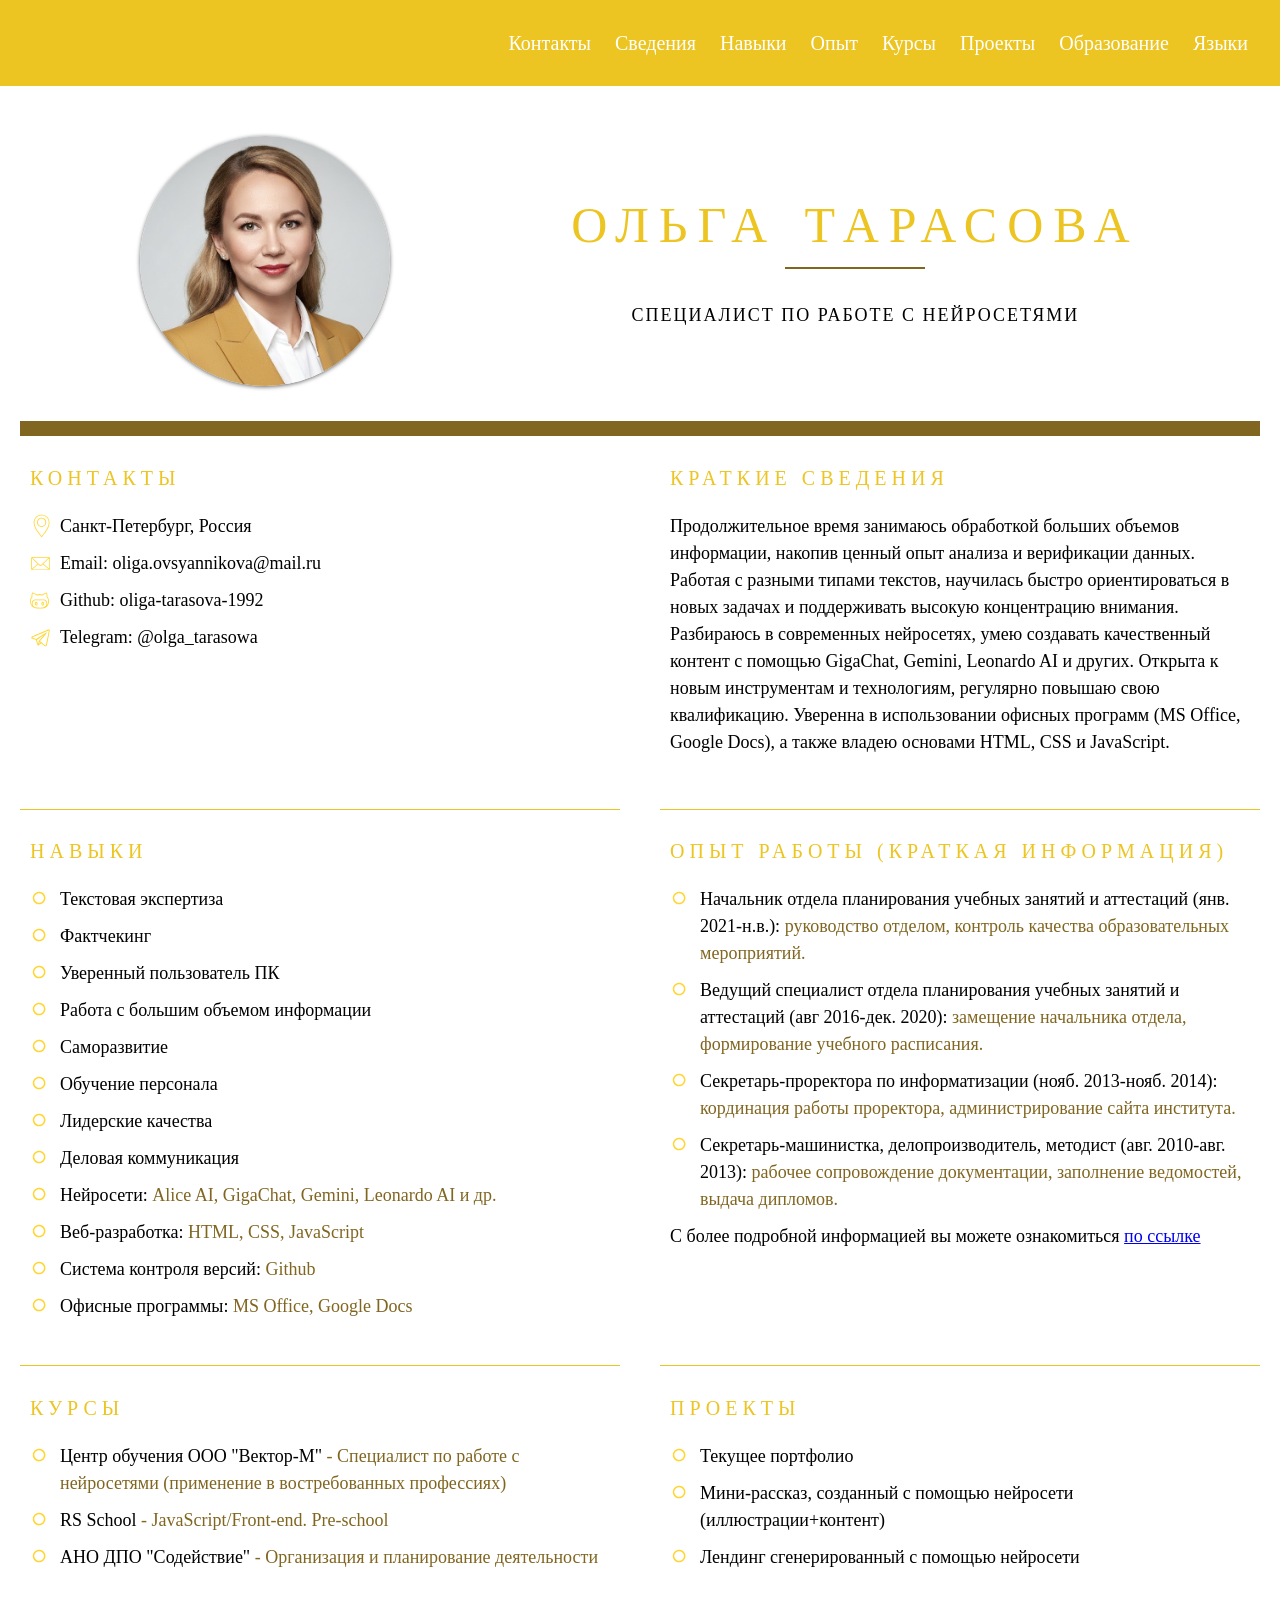
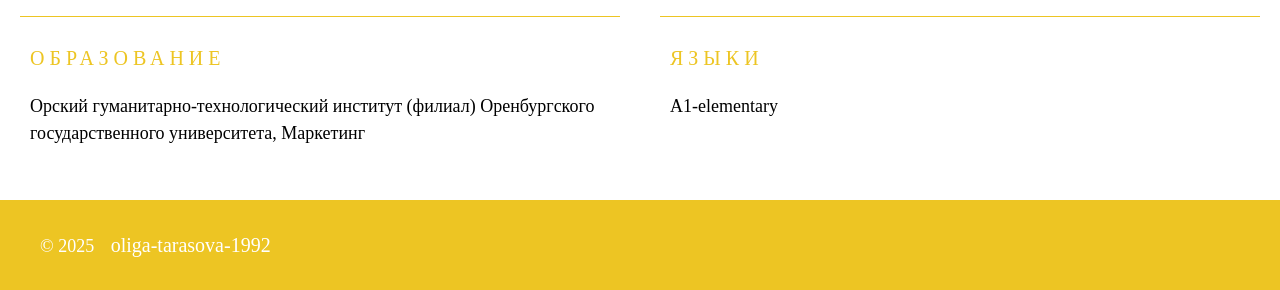
<file: index.html>
<!DOCTYPE html>
<html lang="en">
<head>
    <meta charset="UTF-8">
    <meta name="viewport" content="width=device-width, initial-scale=1.0">
    <title>Portfolio</title>
    <link rel="stylesheet" href="style.css" />
    <link rel="icon" href="assets/favicon.ico" />
    <meta name="viewport" content="width=device-width, initial-scale=1.0">
</head>
<body>
    <header class="header">
        <div class="container header-container">
          <nav class="nav">
            <ul class="nav-list">          
              <li class="nav-item"><a href="#contacts" class="nav-link">Контакты</a></li>
              <li class="nav-item"><a href="#summary" class="nav-link">Сведения</a></li>
              <li class="nav-item"><a href="#skills" class="nav-link">Навыки</a></li>          
              <li class="nav-item"><a href="#Work experience" class="nav-link">Опыт</a></li>
              <li class="nav-item"><a href="#courses" class="nav-link">Курсы</a></li>
              <li class="nav-item"><a href="#projects" class="nav-link">Проекты</a></li>
              <li class="nav-item"><a href="#education" class="nav-link">Образование</a></li>
              <li class="nav-item"><a href="#language" class="nav-link">Языки</a></li>
            </ul>
          </nav>
          <div class="toggle">
            <div class="line1"></div>
            <div class="line2"></div>
            <div class="line3"></div>
          </div>
        </div>
      </header>
      <main class="main">
        <div class="container main-container">
          <section class="section section-profile" id="profile">
            <img src="./assets/img/CV.JPG" alt="" class="section-profile-logo">
            <div class="section-profile-title">
              <h1 class="section-title main-title">Ольга Тарасова</h1>
              <h4 class="section-subtitle">Специалист по работе с нейросетями</h4>
            </div>        
          </section>
          <section class="section" id="contacts">
            <h2 class="section-title">Контакты</h2>
            <ul class="section-list">
              <li class="section-item contacts-item">
                Санкт-Петербург, Россия
              </li>
              <li class="section-item contacts-item">
                Email: <a href="mailto:oliga.ovsyannikova@mail.ru" title="email">oliga.ovsyannikova@mail.ru</a>
              </li>
              <li class="section-item contacts-item">
                Github: <a href="https://github.com/oliga-tarasova-1992" title="github">oliga-tarasova-1992</a>
              </li>
              <li class="section-item contacts-item">
                Telegram: <a href="https://t.me/olga_tarasowa" title="github">@olga_tarasowa</a>
              </li>
            </ul>
          </section>
          <section class="section" id="summary">
            <h2 class="section-title">Краткие сведения</h2>
            <p>
              Продолжительное время занимаюсь обработкой больших объемов информации, накопив ценный опыт анализа и верификации данных. Работая с разными типами текстов, научилась быстро ориентироваться в новых задачах и поддерживать высокую концентрацию внимания. Разбираюсь в современных нейросетях, умею создавать качественный контент с помощью GigaChat, Gemini, Leonardo AI и других. Открыта к новым инструментам и технологиям, регулярно повышаю свою квалификацию. Уверенна в использовании офисных программ (MS Office, Google Docs), а также владею основами HTML, CSS и JavaScript.
            </p>
          </section>
          <section class="section" id="skills">
            <h2 class="section-title">Навыки</h2>
            <ul class="section-list">
              <li class="section-item">
                Текстовая экспертиза
              </li>
              <li class="section-item">
                Фактчекинг
              </li>
              <li class="section-item">
                Уверенный пользователь ПК
              </li>
              <li class="section-item">
                Работа с большим объемом информации
              </li>
               <li class="section-item">
                Саморазвитие
              </li>
              <li class="section-item">
                Обучение персонала
              </li>
               <li class="section-item">
                Лидерские качества
              </li>
               <li class="section-item">
                Деловая коммуникация
              </li>
              <li class="section-item">
                Нейросети: <span> Alice AI, GigaChat, Gemini, Leonardo AI и др.</span>
              </li>
               <li class="section-item">
                Веб-разработка:<span> HTML, CSS, JavaScript</span>
              </li>
              <li class="section-item">
                Система контроля версий:<span> Github</span>
              </li>
              <li class="section-item">
                Офисные программы:<span> MS Office, Google Docs</span>
              </li>
            </ul>
          </section>
          <section class="section" id="Work experience">
            <h2 class="section-title">Опыт работы (краткая информация)</h2>
             <ul class="section-list">
              <li class="section-item">
                Начальник отдела планирования учебных занятий и аттестаций (янв. 2021-н.в.):<span> руководство отделом, контроль качества образовательных мероприятий.</span>
              </li>
              <li class="section-item">
                Ведущий специалист отдела планирования учебных занятий и аттестаций (авг 2016-дек. 2020):<span> замещение начальника отдела, формирование учебного расписания.</span>
              </li>
              <li class="section-item">
                Секретарь-проректора по информатизации (нояб. 2013-нояб. 2014):<span> кординация работы проректора, администрирование сайта института.</span>
              </li>
              <li class="section-item">
                Секретарь-машинистка, делопроизводитель, методист (авг. 2010-авг. 2013):<span> рабочее сопровождение документации, заполнение ведомостей, выдача дипломов.</span>
              </li>
            </ul>
            C более подробной информацией вы можете ознакомиться <a href="./resume.pdf" target="_blank">по ссылке</a>
          </section>
          <section class="section" id="courses">
            <h2 class="section-title">Курсы</h2>
            <ul class="section-list">
              <li class="section-item">
                Центр обучения ООО "Вектор-М"<span> - Специалист по работе с нейросетями (применение в
востребованных профессиях)</span>
              </li>
              <li class="section-item">
                RS School<span> - JavaScript/Front-end. Pre-school</span>
              </li>
              <li class="section-item">
                АНО ДПО "Содействие"<span> - Организация и планирование деятельности</span>
              </li>
            </ul>
          </section>
          <section class="section" id="projects">
            <h2 class="section-title">Проекты</h2>
            <ul class="section-list">
              <li class="section-item">
                <a href="https://oliga-tarasova-1992.github.io/rsschool-cv/" target="_blank">Текущее портфолио</a>
              </li>  
                <li class="section-item">
                <a href="./short story.pdf" target="_blank">Мини-рассказ, созданный с помощью нейросети (иллюстрации+контент)</a>
              </li>
              <li class="section-item">
                <a href="./Landing page.html" target="_blank">Лендинг сгенерированный с помощью нейросети</a>
              </li>            
            </ul>
          </section>
          <section class="section section-education" id="education">
            <h2 class="section-title">Образование</h2>
            <p>Орский гуманитарно-технологический институт (филиал) Оренбургского государственного университета, Маркетинг</p>
          </section>
          <section class="section section-english" id="language">
            <h2 class="section-title">Языки</h2>
            <p>A1-elementary</p>
          </section>
        </div>
      </main>
      <footer class="footer">
        <div class="container footer-container">
          <div>© 2025 <a href="https://github.com/oliga-tarasova-1992" class="github nav-link">oliga-tarasova-1992</a></div>
        </div>
      </footer>
      <script src="./index.js"></script>
</body>
</html>
</file>
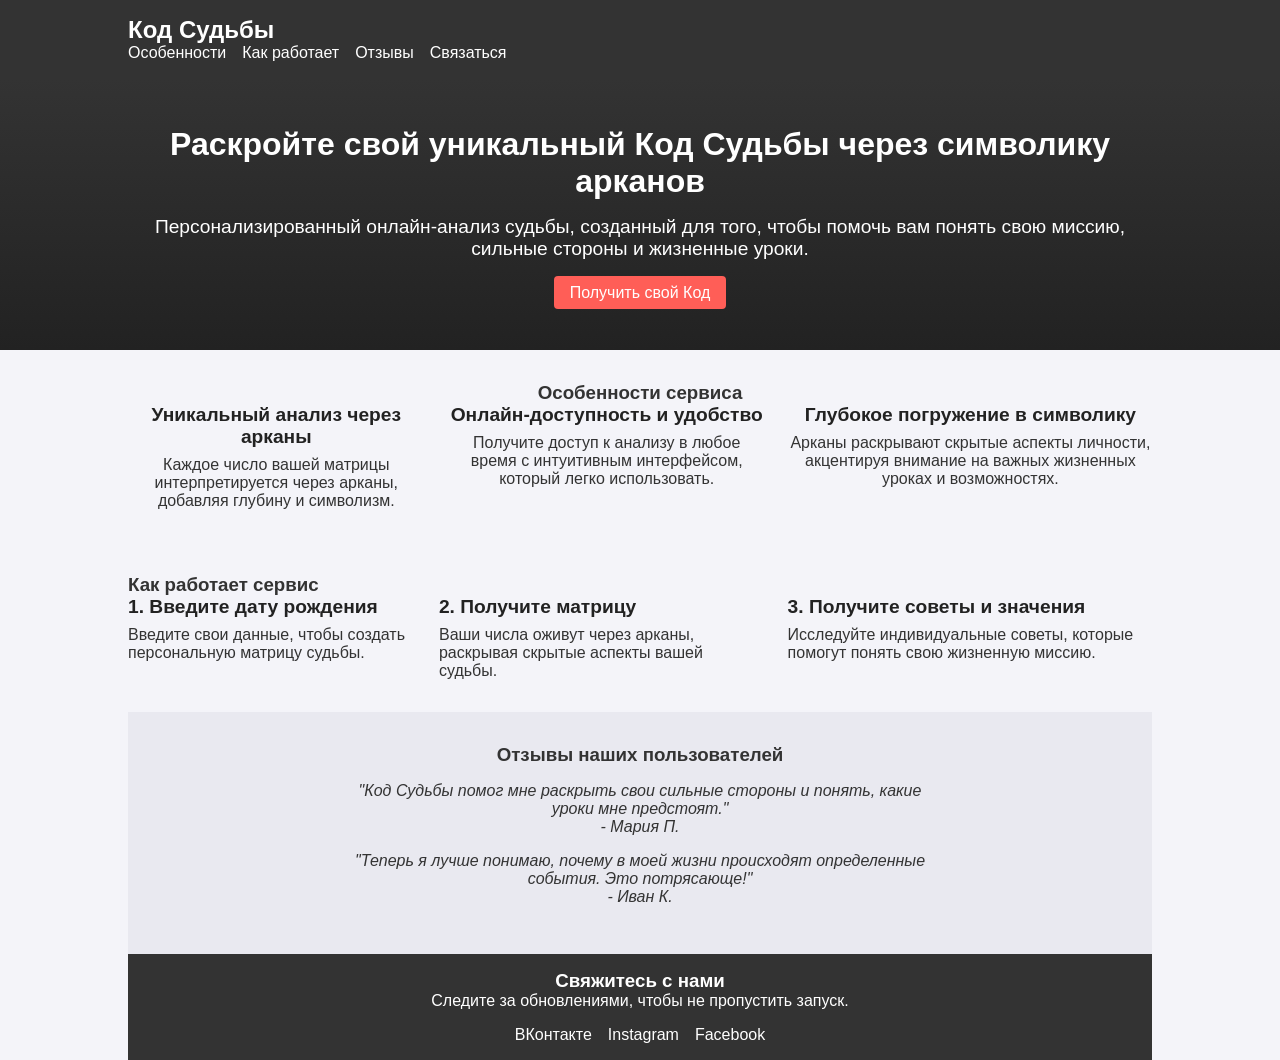
<file: Landing page.html>
<!DOCTYPE html>
<html lang="ru">
<head>
    <meta charset="UTF-8">
    <meta name="viewport" content="width=device-width, initial-scale=1.0">
    <title>Код Судьбы — Онлайн-анализ судьбы</title>
    <style>
        /* Общие стили */
        * {
            margin: 0;
            padding: 0;
            box-sizing: border-box;
        }

        body {
            font-family: 'Arial', sans-serif;
            color: #333;
            background-color: #f4f4f9;
        }

        .container {
            width: 80%;
            margin: auto;
            max-width: 1200px;
        }

        /* Header */
        header {
            background-color: #333;
            color: #fff;
            padding: 1rem 0;
            display: flex;
            align-items: center;
            justify-content: space-between;
        }

        .logo {
            font-size: 1.5rem;
        }

        nav ul {
            display: flex;
            list-style: none;
            gap: 1rem;
        }

        nav a {
            color: #fff;
            text-decoration: none;
        }

        .cta-button {
            background-color: #ff5e57;
            padding: 0.5rem 1rem;
            color: #fff;
            border-radius: 4px;
            text-decoration: none;
        }

        /* Hero Section */
        #hero {
            background: linear-gradient(to bottom, #333, #222);
            color: #fff;
            text-align: center;
            padding: 3rem 0;
        }

        #hero h2 {
            font-size: 2rem;
            margin-bottom: 1rem;
        }

        #hero p {
            font-size: 1.2rem;
            margin-bottom: 1.5rem;
        }

        /* Features Section */
        #features {
            padding: 2rem 0;
            text-align: center;
        }

        .features-grid {
            display: flex;
            gap: 1.5rem;
            justify-content: space-around;
        }

        .feature h4 {
            font-size: 1.2rem;
            margin-bottom: 0.5rem;
            color: #222;
        }

        /* How It Works */
        #how-it-works {
            padding: 2rem 0;
        }

        .steps {
            display: flex;
            gap: 1.5rem;
            justify-content: space-around;
        }

        .step h4 {
            font-size: 1.2rem;
            margin-bottom: 0.5rem;
            color: #222;
        }

        /* Testimonials */
        #testimonials {
            background-color: #e9e9f0;
            padding: 2rem 0;
            text-align: center;
        }

        .testimonial {
            margin: 1rem auto;
            max-width: 600px;
            font-style: italic;
        }

        /* Footer */
        footer {
            background-color: #333;
            color: #fff;
            padding: 1rem 0;
            text-align: center;
        }

        .social-links {
            list-style: none;
            display: flex;
            justify-content: center;
            gap: 1rem;
            margin-top: 1rem;
        }

        footer a {
            color: #fff;
            text-decoration: none;
        }
    </style>
</head>
<body>
    <!-- Header -->
    <header>
        <div class="container">
            <h1 class="logo">Код Судьбы</h1>
            <nav>
                <ul>
                    <li><a href="#features">Особенности</a></li>
                    <li><a href="#how-it-works">Как работает</a></li>
                    <li><a href="#testimonials">Отзывы</a></li>
                    <li><a href="#contact">Связаться</a></li>
                </ul>
            </nav>
        </div>
    </header>

    <!-- Hero Section -->
    <section id="hero">
        <div class="container">
            <h2>Раскройте свой уникальный Код Судьбы через символику арканов</h2>
            <p>Персонализированный онлайн-анализ судьбы, созданный для того, чтобы помочь вам понять свою миссию, сильные стороны и жизненные уроки.</p>
            <!-- Кнопка ведет к чату с @durov в Telegram -->
            <a href="https://t.me/durov" class="cta-button" target="_blank">Получить свой Код</a>
        </div>
    </section>

    <!-- Features Section -->
    <section id="features" class="container">
        <h3>Особенности сервиса</h3>
        <div class="features-grid">
            <div class="feature">
                <h4>Уникальный анализ через арканы</h4>
                <p>Каждое число вашей матрицы интерпретируется через арканы, добавляя глубину и символизм.</p>
            </div>
            <div class="feature">
                <h4>Онлайн-доступность и удобство</h4>
                <p>Получите доступ к анализу в любое время с интуитивным интерфейсом, который легко использовать.</p>
            </div>
            <div class="feature">
                <h4>Глубокое погружение в символику</h4>
                <p>Арканы раскрывают скрытые аспекты личности, акцентируя внимание на важных жизненных уроках и возможностях.</p>
            </div>
        </div>
    </section>

    <!-- How It Works Section -->
    <section id="how-it-works" class="container">
        <h3>Как работает сервис</h3>
        <div class="steps">
            <div class="step">
                <h4>1. Введите дату рождения</h4>
                <p>Введите свои данные, чтобы создать персональную матрицу судьбы.</p>
            </div>
            <div class="step">
                <h4>2. Получите матрицу</h4>
                <p>Ваши числа оживут через арканы, раскрывая скрытые аспекты вашей судьбы.</p>
            </div>
            <div class="step">
                <h4>3. Получите советы и значения</h4>
                <p>Исследуйте индивидуальные советы, которые помогут понять свою жизненную миссию.</p>
            </div>
        </div>
    </section>

    <!-- Testimonials Section -->
    <section id="testimonials" class="container">
        <h3>Отзывы наших пользователей</h3>
        <div class="testimonial">
            <p>"Код Судьбы помог мне раскрыть свои сильные стороны и понять, какие уроки мне предстоят."</p>
            <p>- Мария П.</p>
        </div>
        <div class="testimonial">
            <p>"Теперь я лучше понимаю, почему в моей жизни происходят определенные события. Это потрясающе!"</p>
            <p>- Иван К.</p>
        </div>
    </section>

    <!-- Footer -->
    <footer id="contact" class="container">
        <h3>Свяжитесь с нами</h3>
        <p>Следите за обновлениями, чтобы не пропустить запуск.</p>
        <ul class="social-links">
            <li><a href="#">ВКонтакте</a></li>
            <li><a href="#">Instagram</a></li>
            <li><a href="#">Facebook</a></li>
        </ul>
    </footer>

</body>
</html>
</file>
<file: style.css>
* {
    box-sizing: border-box;
  }
  
  html {
    scroll-behavior: smooth; 
  }
  
  body {
    display: flex;
    flex-direction: column;
    justify-content: space-between;
    min-width: 320px;
    min-height: 100vh;
    margin: 0;
    padding: 0;
    font-family: 'Italic-VariableFont_wdth,wght';
    font-size: 18px;
    font-weight: 400;
    line-height: 1.5;
    color: #000000;
  }
  
  .container {
    max-width: 1440px;
    margin: 0 auto;
    min-height: 50px;
  }
  
  .header {
    background-color: #edc523;
  }
  
  .nav-list {
    display: flex;
    justify-content: flex-end;
    align-items: center;
    list-style: none;
  }
  
  .nav-link {
    position: relative;
    padding: 0 12px;
    text-decoration: none;
    font-size: 20px;
    font-weight: 300;
    line-height: 50px;
    color: #fff; 
  }
  
  .nav-link::after {
    content: "";
    position: absolute;
    left: 12px;
    bottom: -5px;
    width: calc(100% - 24px);
    height: 2px;
    background-color: #fff;
    opacity: 0;
    transition: .5s;
  }
  
  .nav-link:hover::after {
    opacity: 1;
    animation-name: slidein;
    animation-duration: 1s;
    animation-fill-mode: forwards;
  }
  
  @keyframes slidein {
    from {
      width: 0;
    }
    to {
      width: calc(100% - 24px);
    }
  }
  
  .main {
    margin-bottom: auto;
  }
  
  .main-container {
    display: flex;
    flex-wrap: wrap;
    justify-content: space-between;
  }
  
  .section {
    width: calc(50% - 20px);
    padding: 10px;
    padding-bottom: 35px;
    border-bottom: 1px solid #edc523;
  }
  
  .section-education,
  .section-english {
    border-bottom: 0;
  }
  
  .section-title {
    margin-bottom: 20px;  
    font-size: 20px;
    font-weight: 400;
    text-transform: uppercase;
    letter-spacing: 5px;
    color: #edc523;
  }
  
  .section-profile {
    display: flex;
    justify-content: space-around;
    width: 100%;
    padding: 50px 30px 35px;
    border-bottom: 15px solid #816621;
  }
  
  .pre {
    padding: 0;
    margin: 0;
  }
  
  .section-profile-title {
    display: flex;
    flex-direction: column;
    justify-content: center;
    align-content: center;
    text-align: center;  
    text-transform: uppercase;
  }
  
  .main-title {
    position: relative;
    padding: 0;
    margin-bottom: 20px;
    color: #edc523;
    font-size: 50px;
    font-weight: 300;
    letter-spacing: 10px;
    line-height: 50px;
    word-spacing: 5px;
  }
  
  .main-title::after {
    content: "";
    position: absolute;
    bottom: -19px;
    left: 50%;
    margin-left: -70px;
    width: 140px;
    height: 2px;
    background-color: #816621;
  }
  
  .section-subtitle {
    margin-top: 20px;
    color: #000000;
    line-height: 50px;
    font-weight: 300;
    letter-spacing: 2px;
  }
  
  .section-profile-logo {
    width: 250px;
    height: 250px;
    object-fit: cover;
    border-radius: 50%;
    box-shadow: 0 1px 4px rgba(0, 0, 0, .6);
    filter: grayscale(0.2) brightness(1.05);
    transition: .3s;
  }
  
  .section-profile-logo:hover {
    filter: none;
  }
  
  .section-list {
    margin: 0;
    padding: 0;  
    list-style: none;
  }
  
  .section-item {
    position: relative;
    margin: 0;
    margin-bottom: 10px;
    padding: 0;
    padding-left: 30px;
  }
  
  .section-item::before {
    content: "";
    position: absolute;
    top: 5px;
    left: 2px;
    width: 14px;
    height: 14px; 
    background-size: 14px 14px;
    background-image: url("assets/svg/6.svg");
  }
  
  .section-item span {
    color: #816621;
  }
  
  .section-item a {
    text-decoration: none;
    color: #000000;
    transition: color 0.5s;
  }
  
  .section-item a:hover {
    color: #000000;
  }
  
  .contacts-item:before {
    content: "";
    position: absolute;
    top: 1px;
    left: 0px;
    width: 24px;
    height: 24px; 
    background-size: contain;
    background-repeat: no-repeat;
  }
  
  .contacts-item:nth-child(1):before {
    background-image: url("assets/svg/1.svg");
  }
  
  .contacts-item:nth-child(2):before {
    top: 3px;
    left: 0px;
    width: 21px;
    height: 21px;
    background-image: url("assets/svg/2.svg");
  }
  
  .contacts-item:nth-child(3):before {
    top: 4px;
    left: 0px;
    width: 19px;
    height: 19px;
    background-image: url("assets/svg/3.svg");
  }
  
  .contacts-item:nth-child(4):before {
    top: 3px;
    left: 0px;
    width: 21px;
    height: 21px;
    background-image: url("assets/svg/4.svg");
  }
  
  .contacts-item:nth-child(5):before {
    background-image: url("assets/svg/5.svg");
  }
  
  .footer {
    background-color: #edc523;
    padding: 20px;  
  }
  
  .footer-container {
    display: flex;
    justify-content: space-between;
    align-items: center;
    margin: 0 auto;
    color: #fff;
  }
  
  .github {
    color: #fff;
    text-decoration: none;
    line-height: 45px;
  }
  
  .rss {
    width: 121px;
    height: 45px;
    background-image: url("./assets/svg/rss.svg");
    background-size: contain;
    background-repeat: no-repeat;
  }
  
  /** Adaptive **/
  .toggle {
    display: none;
    flex-direction: column;
    justify-content: center;
    align-items: center;
    width: 40px;
    height: 40px;
    margin-top: 5px;
    margin-left: auto;
    cursor: pointer;
    user-select: none;
    z-index: 15;
  }
  
  .toggle div {
    width: 80%;
    height: 2px;
    background: #816621;
    margin: 3px 0;
    z-index: 15;
  }
  
  .toggle.collapsed .line1 {
    transform: rotate(-45deg) translate(-5px, 6px);
  }
  
  .toggle.collapsed .line2 {
    opacity: 0;
  }
  
  .toggle.collapsed .line3 {
    transform: rotate(45deg) translate(-5px, -6px);
  }
  
  @media (max-width: 1440px) {
    .container {
      padding: 0 20px;
    }
  }
  
  @media (max-width: 768px) {
    .section {
      width: 100%;
    }
    .section-profile {
      flex-direction: column;
      align-items: center;
    }  
    .section-education {
      border-bottom: 1px solid #816621;
    }
    .footer-container {
      flex-direction: column;
      align-items: center;
    }
    .nav {
      display: none;
    }
    .toggle {
      display: flex;
    }
    .nav.collapsed {
      position: absolute;
      left: 0;
      top: 0;
      z-index: 2;
      display: flex;
      width: 100%;
      height: 100vh;
      min-height: 525px;
      flex-direction: column;
      background-color: #816621;
    }
    .nav-list.collapsed {
      display: flex;
      align-items: center;
      justify-content: flex-start;
      width: 100%;
      height: 100%;
      flex-direction: column;
      padding-top: 50px;
    }
  }
  
  @media (max-width: 410px) {
    .main-title {
      font-size: 24px;
      letter-spacing: 4px;
    }  
  }
</file>
